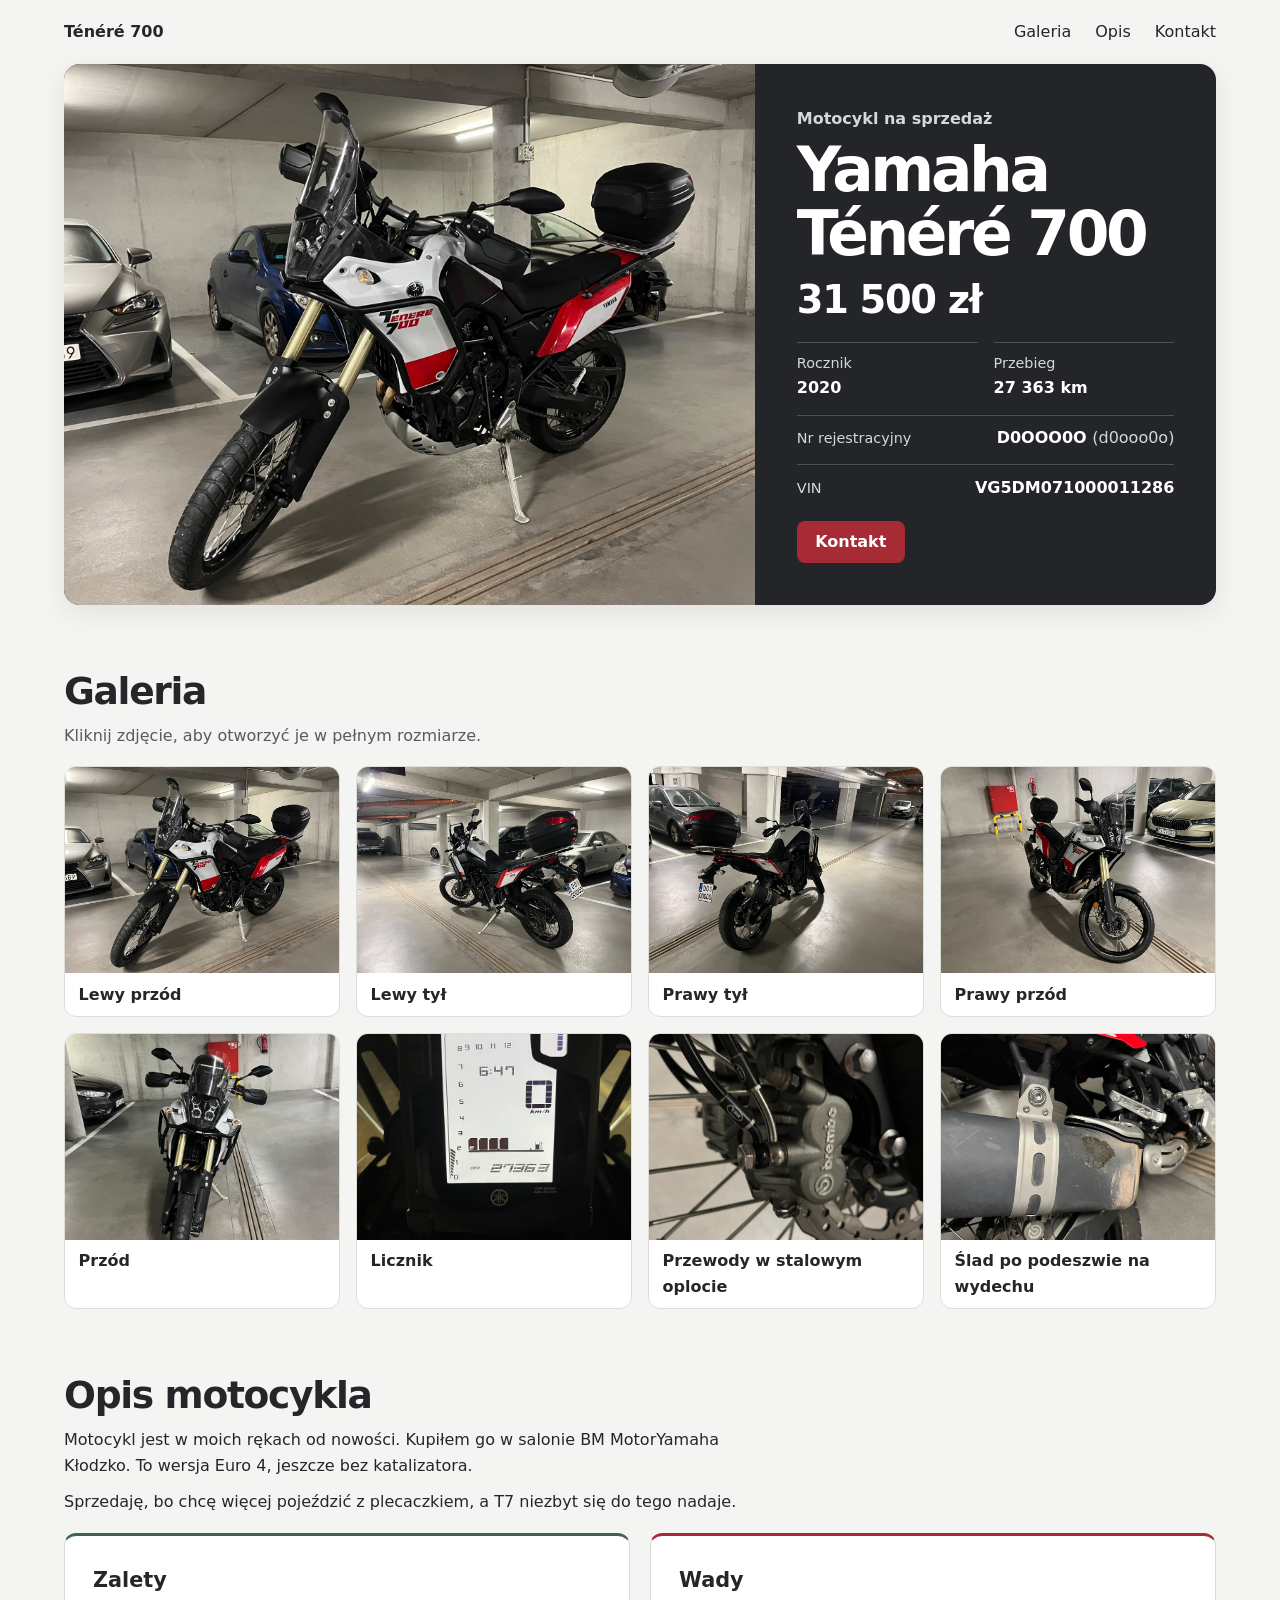
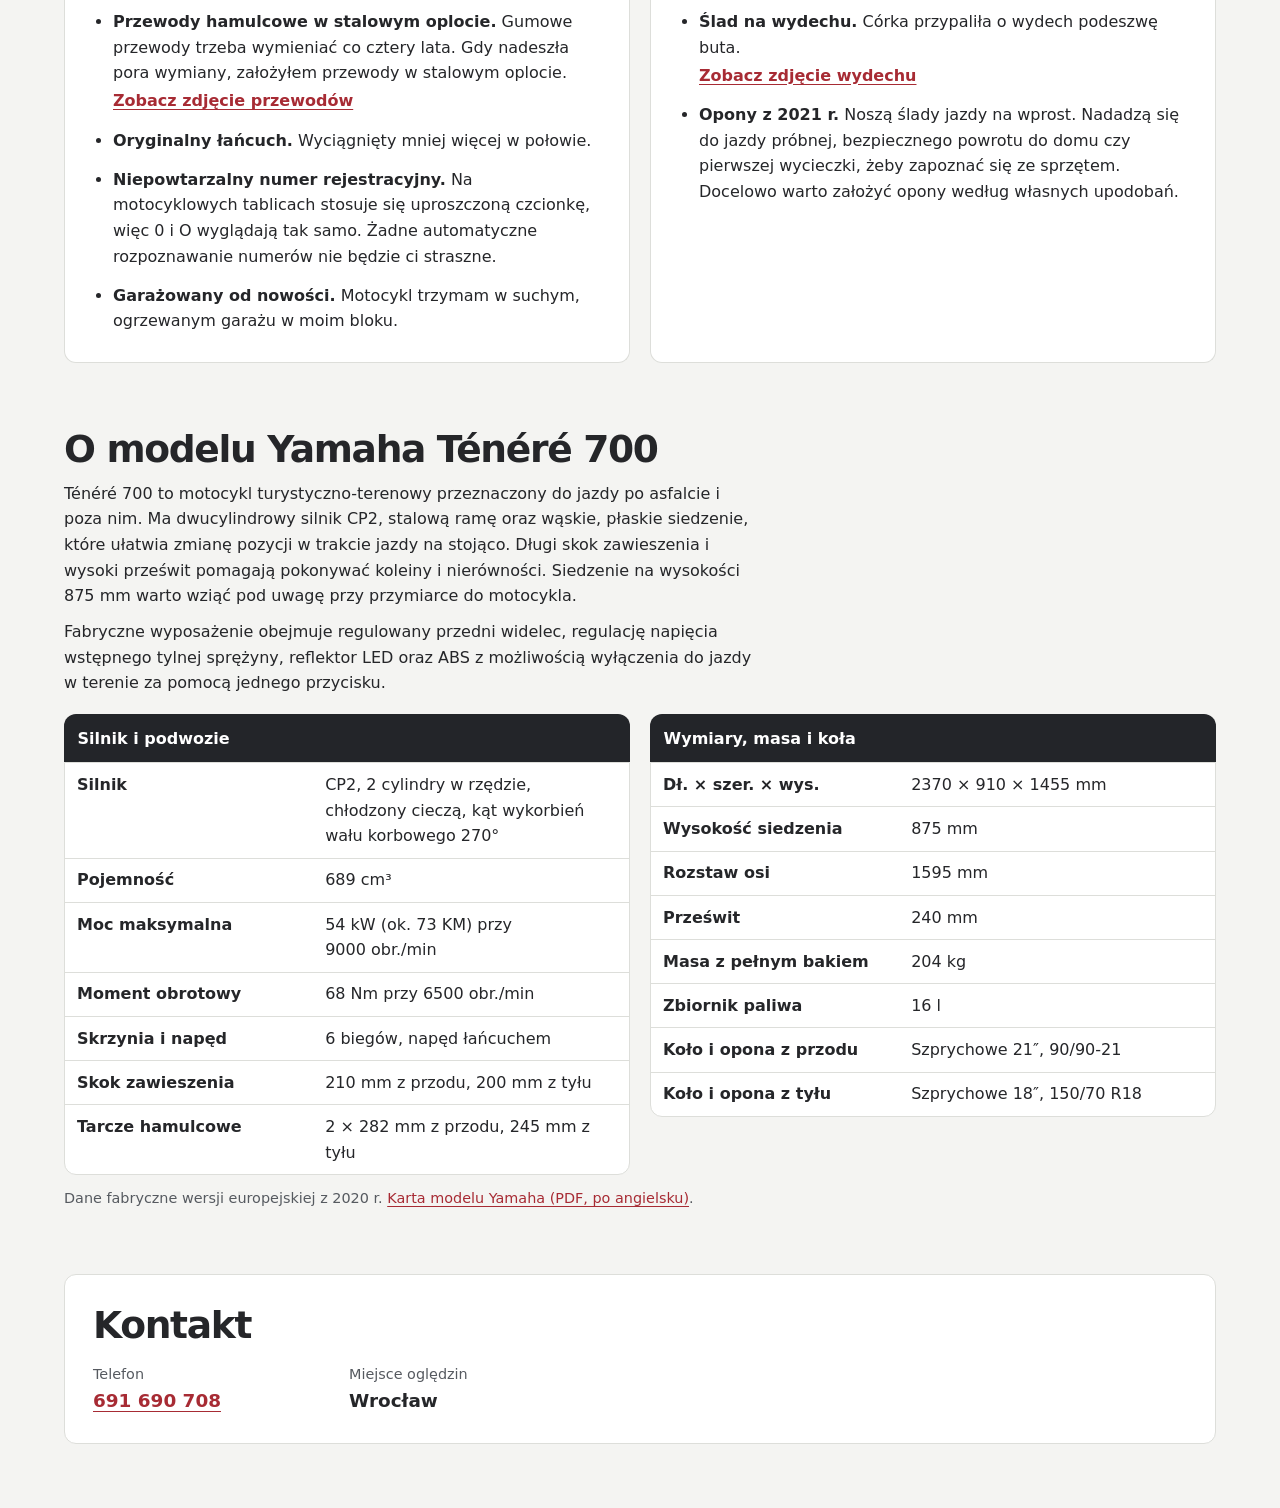
<file: t7/index.html>
<!doctype html>
<html lang="pl" prefix="og: https://ogp.me/ns#">
<head>
    <meta charset="utf-8">
    <meta name="viewport" content="width=device-width, initial-scale=1">
    <meta name="description"
          content="Yamaha Ténéré 700 z 2020 r. na sprzedaż we Wrocławiu. Przebieg 27 363 km, cena 31 500 zł.">
    <meta property="og:type" content="website">
    <meta property="og:locale" content="pl_PL">
    <meta property="og:url" content="https://mod-it.games/t7/">
    <meta property="og:title" content="Yamaha Ténéré 700 na sprzedaż">
    <meta property="og:description" content="2020 r. · 27 363 km · 31 500 zł · Wrocław">
    <meta property="og:image" content="https://mod-it.games/moto/1.jpeg">
    <meta property="og:image:type" content="image/jpeg">
    <meta property="og:image:width" content="2048">
    <meta property="og:image:height" content="1536">
    <meta property="og:image:alt" content="Biało-czerwona Yamaha Ténéré 700 widziana z lewego przodu">
    <meta name="twitter:card" content="summary_large_image">
    <link rel="canonical" href="https://mod-it.games/t7/">
    <link rel="stylesheet" href="style.css">
    <title>Yamaha Ténéré 700 na sprzedaż</title>
</head>
<body>
<header class="site-header container">
    <a class="site-name" href="#motocykl">Ténéré 700</a>
    <nav aria-label="Nawigacja po ogłoszeniu">
        <a href="#galeria">Galeria</a>
        <a href="#opis">Opis</a>
        <a href="#kontakt">Kontakt</a>
    </nav>
</header>

<main class="container">
    <section class="hero" id="motocykl" aria-labelledby="tytul">
        <a class="hero-photo" href="../moto/1.jpeg">
            <img src="../moto/1.jpeg" alt="Pełne zdjęcie Yamahy Ténéré 700 od lewej strony i z przodu" width="2048"
                 height="1536">
        </a>
        <div class="hero-details">
            <p class="listing-label">Motocykl na sprzedaż</p>
            <h1 id="tytul">Yamaha<br>Ténéré&nbsp;700</h1>
            <p class="price">31&nbsp;500&nbsp;zł</p>
            <dl class="specs" aria-label="Dane motocykla">
                <div>
                    <dt>Rocznik</dt>
                    <dd>2020</dd>
                </div>
                <div>
                    <dt>Przebieg</dt>
                    <dd>27&nbsp;363&nbsp;km</dd>
                </div>
                <div class="spec-wide">
                    <dt>Nr rejestracyjny</dt>
                    <dd>D0OOO0O <span class="plate-variant">(d0ooo0o)</span></dd>
                </div>
                <div class="spec-wide">
                    <dt>VIN</dt>
                    <dd>VG5DM071000011286</dd>
                </div>
            </dl>
            <a class="contact-link" href="#kontakt">Kontakt</a>
        </div>
    </section>

    <section class="section" id="galeria" aria-labelledby="tytul-galerii">
        <h2 id="tytul-galerii">Galeria</h2>
        <p class="section-note">Kliknij zdjęcie, aby otworzyć je w pełnym rozmiarze.</p>
        <ul class="gallery">
            <li id="zdjecie-lewy-przod">
                <a href="../moto/1.jpeg">
                    <img src="../moto/1.jpeg" alt="" width="2048" height="1536" loading="lazy">
                    <span>Lewy przód</span>
                </a>
            </li>
            <li id="zdjecie-lewy-tyl">
                <a href="../moto/2.jpeg">
                    <img src="../moto/2.jpeg" alt="" width="2048" height="1536" loading="lazy">
                    <span>Lewy tył</span>
                </a>
            </li>
            <li id="zdjecie-prawy-tyl">
                <a href="../moto/3.jpeg">
                    <img src="../moto/3.jpeg" alt="" width="2048" height="1536" loading="lazy">
                    <span>Prawy tył</span>
                </a>
            </li>
            <li id="zdjecie-prawy-przod">
                <a href="../moto/4.jpeg">
                    <img src="../moto/4.jpeg" alt="" width="2048" height="1536" loading="lazy">
                    <span>Prawy przód</span>
                </a>
            </li>
            <li id="zdjecie-przod">
                <a href="../moto/front.jpeg">
                    <img src="../moto/front.jpeg" alt="" width="1536" height="2048" loading="lazy">
                    <span>Przód</span>
                </a>
            </li>
            <li id="zdjecie-licznik">
                <a href="../moto/licznik.jpeg">
                    <img src="../moto/licznik.jpeg" alt="" width="1536" height="2048" loading="lazy">
                    <span>Licznik</span>
                </a>
            </li>
            <li id="zdjecie-hamulce">
                <a href="../moto/hamulce.jpeg">
                    <img src="../moto/hamulce.jpeg" alt="" width="1536" height="2048" loading="lazy">
                    <span>Przewody w stalowym oplocie</span>
                </a>
            </li>
            <li id="zdjecie-wydech">
                <a href="../moto/wydech.jpeg">
                    <img src="../moto/wydech.jpeg" alt="" width="2048" height="1536" loading="lazy">
                    <span>Ślad po podeszwie na wydechu</span>
                </a>
            </li>
        </ul>
    </section>

    <section class="section" id="opis" aria-labelledby="tytul-opisu">
        <h2 id="tytul-opisu">Opis motocykla</h2>
        <div class="description">
            <p>Motocykl jest w moich rękach od nowości. Kupiłem go w salonie BM MotorYamaha Kłodzko.
                To wersja Euro 4, jeszcze bez katalizatora.</p>
            <p>Sprzedaję, bo chcę więcej pojeździć z plecaczkiem, a T7 niezbyt się do tego nadaje.</p>
        </div>
        <div class="condition">
            <section class="panel advantages" aria-labelledby="tytul-zalet">
                <h3 id="tytul-zalet">Zalety</h3>
                <ul>
                    <li><strong>Przewody hamulcowe w stalowym oplocie.</strong> Gumowe przewody trzeba wymieniać co
                        cztery lata. Gdy nadeszła pora wymiany, założyłem przewody w stalowym oplocie.
                        <a class="photo-link" href="../moto/hamulce.jpeg">Zobacz zdjęcie przewodów</a>
                    </li>
                    <li><strong>Oryginalny łańcuch.</strong> Wyciągnięty mniej więcej w połowie.</li>
                    <li><strong>Niepowtarzalny numer rejestracyjny.</strong> Na motocyklowych tablicach stosuje się
                        uproszczoną czcionkę, więc 0 i O wyglądają tak samo. Żadne automatyczne rozpoznawanie
                        numerów nie będzie ci straszne.
                    </li>
                    <li><strong>Garażowany od nowości.</strong> Motocykl trzymam w suchym, ogrzewanym garażu
                        w moim bloku.
                    </li>
                </ul>
            </section>
            <section class="panel drawbacks" aria-labelledby="tytul-wad">
                <h3 id="tytul-wad">Wady</h3>
                <ul>
                    <li><strong>Ślad na wydechu.</strong> Córka przypaliła o wydech podeszwę buta.
                        <a class="photo-link" href="../moto/wydech.jpeg">Zobacz zdjęcie wydechu</a>
                    </li>
                    <li><strong>Opony z 2021 r.</strong> Noszą ślady jazdy na wprost. Nadadzą się do jazdy próbnej,
                        bezpiecznego powrotu do domu czy pierwszej wycieczki, żeby zapoznać się ze sprzętem.
                        Docelowo warto założyć opony według własnych upodobań.
                    </li>
                </ul>
            </section>
        </div>
    </section>

    <section class="section" id="model" aria-labelledby="tytul-modelu">
        <h2 id="tytul-modelu">O modelu Yamaha Ténéré 700</h2>
        <div class="description">
            <p>Ténéré 700 to motocykl turystyczno-terenowy przeznaczony do jazdy po asfalcie i poza nim.
                Ma dwucylindrowy silnik CP2, stalową ramę oraz wąskie, płaskie siedzenie, które ułatwia
                zmianę pozycji w trakcie jazdy na stojąco. Długi skok zawieszenia i
                wysoki prześwit pomagają pokonywać koleiny i nierówności. Siedzenie na wysokości
                875&nbsp;mm warto wziąć pod uwagę przy przymiarce do motocykla.</p>
            <p>Fabryczne wyposażenie obejmuje regulowany przedni widelec, regulację napięcia wstępnego
                tylnej sprężyny, reflektor LED oraz ABS z możliwością wyłączenia do jazdy w terenie za pomocą jednego
                przycisku.</p>
        </div>

        <div class="model-specs">
            <table>
                <caption>Silnik i podwozie</caption>
                <tbody>
                <tr>
                    <th scope="row">Silnik</th>
                    <td>CP2, 2 cylindry w rzędzie, chłodzony cieczą, kąt wykorbień wału korbowego 270°</td>
                </tr>
                <tr>
                    <th scope="row">Pojemność</th>
                    <td>689&nbsp;cm³</td>
                </tr>
                <tr>
                    <th scope="row">Moc maksymalna</th>
                    <td>54&nbsp;kW (ok. 73&nbsp;KM) przy 9000&nbsp;obr./min</td>
                </tr>
                <tr>
                    <th scope="row">Moment obrotowy</th>
                    <td>68&nbsp;Nm przy 6500&nbsp;obr./min</td>
                </tr>
                <tr>
                    <th scope="row">Skrzynia i napęd</th>
                    <td>6 biegów, napęd łańcuchem</td>
                </tr>
                <tr>
                    <th scope="row">Skok zawieszenia</th>
                    <td>210&nbsp;mm z przodu, 200&nbsp;mm z tyłu</td>
                </tr>
                <tr>
                    <th scope="row">Tarcze hamulcowe</th>
                    <td>2 × 282&nbsp;mm z przodu, 245&nbsp;mm z tyłu</td>
                </tr>
                </tbody>
            </table>
            <table>
                <caption>Wymiary, masa i koła</caption>
                <tbody>
                <tr>
                    <th scope="row">Dł. × szer. × wys.</th>
                    <td>2370 × 910 × 1455&nbsp;mm</td>
                </tr>
                <tr>
                    <th scope="row">Wysokość siedzenia</th>
                    <td>875&nbsp;mm</td>
                </tr>
                <tr>
                    <th scope="row">Rozstaw osi</th>
                    <td>1595&nbsp;mm</td>
                </tr>
                <tr>
                    <th scope="row">Prześwit</th>
                    <td>240&nbsp;mm</td>
                </tr>
                <tr>
                    <th scope="row">Masa z pełnym bakiem</th>
                    <td>204&nbsp;kg</td>
                </tr>
                <tr>
                    <th scope="row">Zbiornik paliwa</th>
                    <td>16&nbsp;l</td>
                </tr>
                <tr>
                    <th scope="row">Koło i opona z przodu</th>
                    <td>Szprychowe 21″, 90/90-21</td>
                </tr>
                <tr>
                    <th scope="row">Koło i opona z tyłu</th>
                    <td>Szprychowe 18″, 150/70 R18</td>
                </tr>
                </tbody>
            </table>
        </div>
        <p class="model-source">Dane fabryczne wersji europejskiej z 2020 r.
            <a href="https://cdn2.yamaha-motor.eu/prod/product-assets/2020/XTZ700/Factsheets/2020-XTZ700_en-GB.pdf">Karta
                modelu Yamaha (PDF, po angielsku)</a>.
        </p>
    </section>

    <section class="section contact" id="kontakt" aria-labelledby="tytul-kontaktu">
        <h2 id="tytul-kontaktu">Kontakt</h2>
        <dl class="contact-details">
            <div>
                <dt>Telefon</dt>
                <dd><a href="tel:+48691690708">691&nbsp;690&nbsp;708</a></dd>
            </div>
            <div>
                <dt>Miejsce oględzin</dt>
                <dd>Wrocław</dd>
            </div>
        </dl>
    </section>
</main>
</body>
</html>
</file>
<file: t7/style.css>
:root {
  color-scheme: light;
  font-family: system-ui, sans-serif;
  color: #252629;
  background: #f4f4f2;
  line-height: 1.6;
  --surface: #fff;
  --border: #dddeda;
  --muted: #565a60;
  --accent: #a72b34;
  --hero-muted: #d5d7da;
}

* {
  box-sizing: border-box;
}

body {
  margin: 0;
}

a {
  color: inherit;
  text-underline-offset: 0.2em;
}

a:focus-visible {
  outline: 3px solid #2469a1;
  outline-offset: 3px;
}

img {
  display: block;
  max-width: 100%;
}

h1, h2, h3, p, dl, dd {
  margin: 0;
}

.container {
  width: min(100% - 2rem, 72rem);
  margin-inline: auto;
}

.site-header,
.site-header nav {
  display: flex;
  flex-wrap: wrap;
  align-items: center;
  gap: 0.5rem 1.5rem;
}

.site-header {
  justify-content: space-between;
  padding-block: 0.9rem;
}

.site-header a {
  padding-block: 0.3rem;
  text-decoration: none;
}

.site-header a:hover {
  color: var(--accent);
  text-decoration: underline;
}

.site-name {
  font-weight: 750;
}

.hero {
  display: grid;
  grid-template-columns: minmax(0, 3fr) minmax(0, 2fr);
  background: #232529;
  color: #fff;
  border-radius: 1rem;
  box-shadow: 0 0.5rem 1.5rem #25262916;
}

.hero-photo {
  display: block;
  min-width: 0;
  border-radius: 1rem 0 0 1rem;
}

.hero-photo img {
  width: 100%;
  height: 100%;
  object-fit: cover;
  border-radius: inherit;
}

.hero-details {
  min-width: 0;
  align-self: center;
  padding: clamp(1.25rem, 3.5vw, 2.6rem);
}

.listing-label {
  color: var(--hero-muted);
  font-weight: 600;
}

h1 {
  font-size: clamp(2.25rem, 4.8vw, 4.4rem);
  line-height: 1.03;
  letter-spacing: -0.055em;
  margin-block: 0.45rem 0.85rem;
}

.price {
  margin-bottom: 1.2rem;
  font-size: clamp(1.65rem, 3vw, 2.45rem);
  font-weight: 750;
  line-height: 1.15;
  letter-spacing: -0.035em;
  font-variant-numeric: tabular-nums;
}

.specs,
.contact-details {
  display: grid;
  gap: 0.85rem 1rem;
}

.specs {
  grid-template-columns: repeat(2, minmax(0, 1fr));
}

.specs div {
  padding-top: 0.6rem;
  border-top: 1px solid #4d5057;
}

.spec-wide {
  grid-column: 1 / -1;
  display: flex;
  flex-wrap: wrap;
  align-items: baseline;
  justify-content: space-between;
  gap: 0.15rem 0.75rem;
}

.specs dd {
  font-weight: 600;
  font-variant-numeric: tabular-nums;
}

dt {
  color: var(--muted);
  font-size: 0.9rem;
}

.specs dt,
.plate-variant {
  color: var(--hero-muted);
}

.plate-variant {
  font-weight: 400;
}

dd {
  overflow-wrap: anywhere;
}

.contact-link {
  display: inline-block;
  margin-top: 1.3rem;
  padding: 0.5rem 1.15rem;
  background: var(--accent);
  color: #fff;
  border-radius: 0.5rem;
  font-weight: 650;
  text-decoration: none;
}

.contact-link:hover {
  background: #8b2029;
}

.contact-link:focus-visible {
  outline-color: #fff;
}

.section {
  margin-block: clamp(2rem, 5vw, 4rem);
}

h2 {
  font-size: clamp(1.6rem, 3.5vw, 2.35rem);
  letter-spacing: -0.035em;
  line-height: 1.2;
  margin-bottom: 0.55rem;
}

.section-note {
  color: var(--muted);
}

.gallery {
  display: grid;
  grid-template-columns: repeat(4, minmax(0, 1fr));
  gap: 1rem;
  margin: 1.15rem 0 0;
  padding: 0;
  list-style: none;
}

.gallery a {
  display: block;
  height: 100%;
  background: var(--surface);
  border: 1px solid var(--border);
  border-radius: 0.75rem;
  text-decoration: none;
}

.gallery a:hover,
.contact a,
.photo-link {
  color: var(--accent);
  text-decoration: underline;
}

.gallery img {
  width: 100%;
  height: auto;
  aspect-ratio: 4 / 3;
  object-fit: cover;
  border-radius: calc(0.75rem - 1px) calc(0.75rem - 1px) 0 0;
}

.gallery span {
  display: block;
  padding: 0.55rem 0.85rem;
  font-weight: 600;
}

.description {
  max-width: 68ch;
}

.description p + p {
  margin-top: 0.65rem;
}

.condition {
  display: grid;
  grid-template-columns: repeat(2, minmax(0, 1fr));
  gap: 1.25rem;
  margin-top: 1.15rem;
}

.panel,
.contact {
  padding: clamp(1rem, 3vw, 1.75rem);
  background: var(--surface);
  border: 1px solid var(--border);
  border-radius: 0.75rem;
}

.panel h3 {
  font-size: 1.3rem;
}

.advantages {
  border-top: 3px solid #3f6453;
}

.drawbacks {
  border-top: 3px solid var(--accent);
}

.panel ul {
  margin: 0.75rem 0 0;
  padding-inline-start: 1.25rem;
}

.panel li + li {
  margin-top: 0.85rem;
}

.photo-link {
  display: block;
  width: fit-content;
  margin-top: 0.15rem;
  font-weight: 600;
}

.model-specs {
  display: grid;
  grid-template-columns: repeat(2, minmax(0, 1fr));
  gap: 1.25rem;
  margin-block: 1.15rem 0.75rem;
}

.model-specs table {
  align-self: start;
  width: 100%;
  background: var(--surface);
  border: 1px solid var(--border);
  border-radius: 0 0 0.75rem 0.75rem;
  border-spacing: 0;
  text-align: left;
}

.model-specs caption {
  padding: 0.7rem 0.85rem;
  background: #232529;
  color: #fff;
  border-radius: 0.75rem 0.75rem 0 0;
  font-weight: 700;
  text-align: left;
}

.model-specs th,
.model-specs td {
  padding: 0.55rem 0.75rem;
  vertical-align: top;
}

.model-specs th {
  width: 44%;
  font-weight: 650;
}

.model-specs tr + tr > * {
  border-top: 1px solid var(--border);
}

.model-source {
  color: var(--muted);
  font-size: 0.9rem;
}

.model-source a {
  color: var(--accent);
}

.contact-details {
  grid-template-columns: repeat(auto-fit, minmax(min(100%, 12rem), max-content));
  column-gap: clamp(1.5rem, 5vw, 4rem);
  margin-top: 0.9rem;
}

.contact-details dd {
  font-size: 1.15rem;
  font-weight: 650;
}

@media (max-width: 64rem) {
  .gallery {
    grid-template-columns: repeat(2, minmax(0, 1fr));
  }
}

@media (max-width: 48rem) {
  .hero,
  .model-specs {
    grid-template-columns: 1fr;
  }

  .hero-photo {
    border-radius: 1rem 1rem 0 0;
  }

  .hero-photo img {
    height: auto;
  }
}

@media (max-width: 34rem) {
  .gallery {
    gap: 0.65rem;
  }

  .gallery span {
    padding: 0.5rem 0.6rem;
    line-height: 1.35;
  }

  .condition {
    grid-template-columns: 1fr;
  }
}

@media (max-width: 22rem) {
  .gallery {
    grid-template-columns: 1fr;
  }
}
</file>
